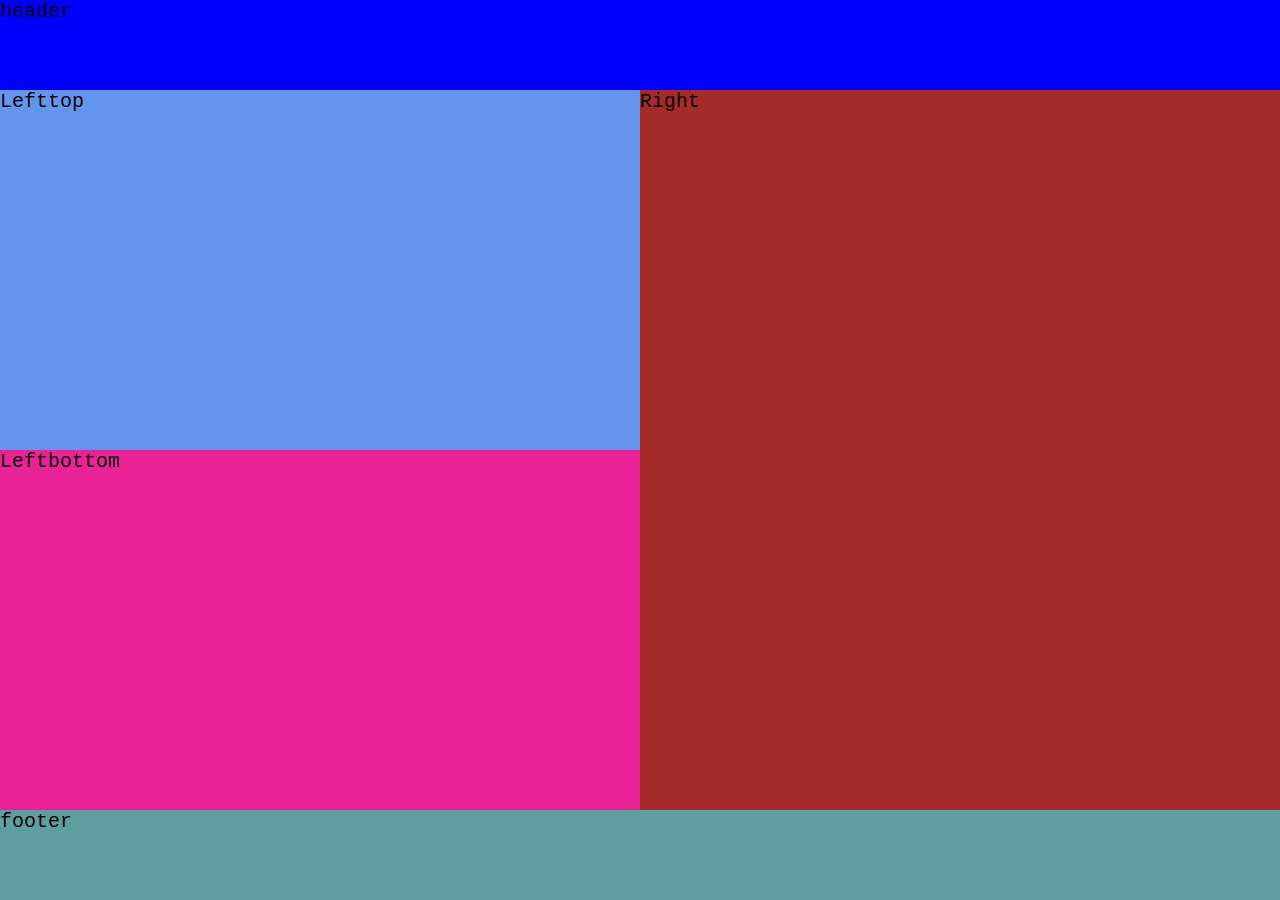
<file: Extra self project (html & css)/Grid.html>
<!DOCTYPE html>
<html lang="en">

<head>
    <meta charset="UTF-8">
    <meta name="viewport" content="width=device-width, initial-scale=1.0">
    <title>Document</title>
    <link rel="stylesheet" href="Grid.css">
</head>

<body>
    <main>

    <div class="header">header</div>

      <div class="lefttop">Lefttop</div>
       <div class="leftbottom">Leftbottom</div>
     
      <div class="right">Right</div>
   

    <footer>footer</footer>

    </main>
</body>

</html>
</file>
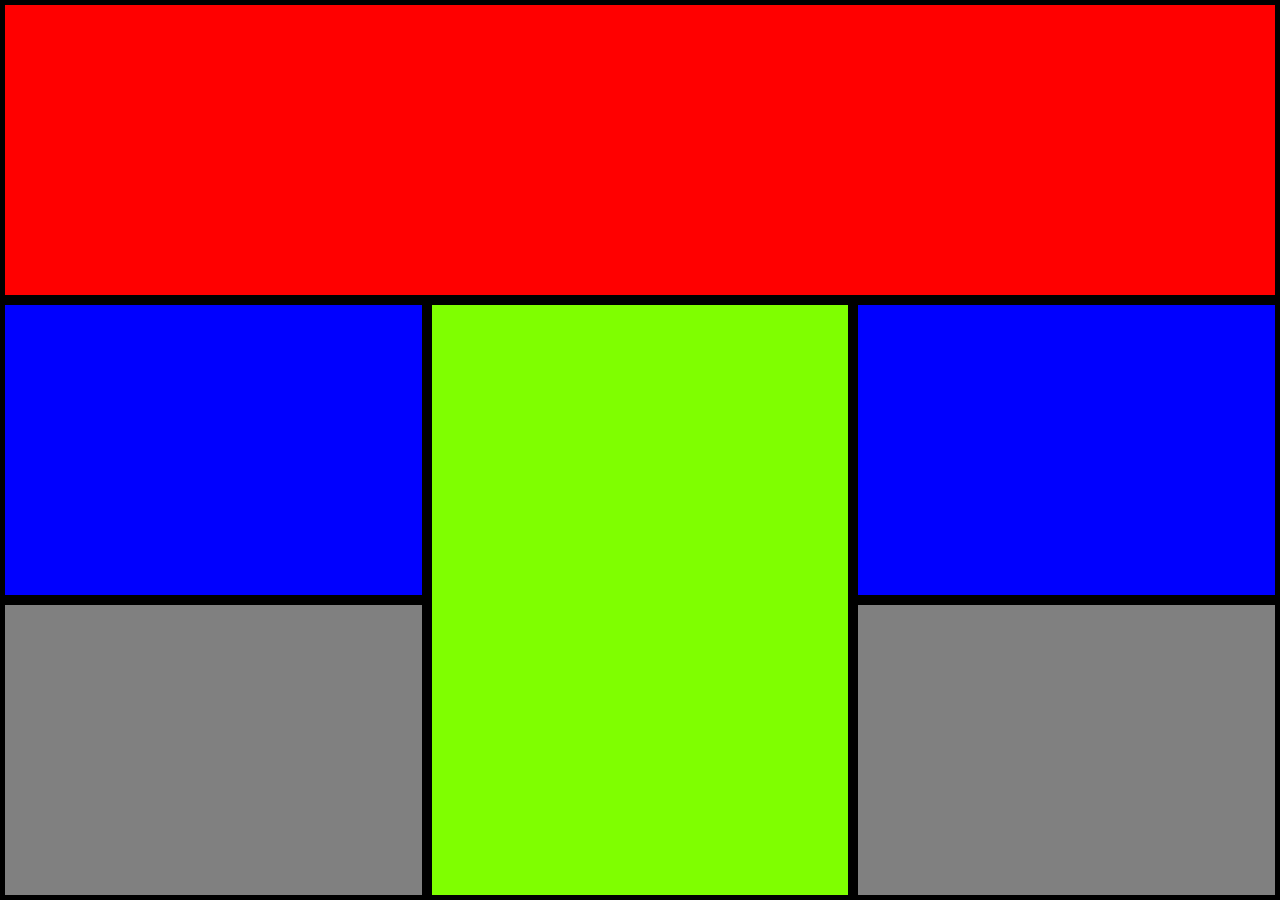
<file: Extra self project (html & css)/grid2.html>
<!DOCTYPE html>
<html lang="en">
<head>
    <meta charset="UTF-8">
    <meta name="viewport" content="width=device-width, initial-scale=1.0">
    <title>Document</title>
    <link rel="stylesheet" href="gride2.css">
</head>
<body>
    <main>
        <div class="top-center"></div>
        <div class="left-center"></div>
        <div class="left-bottom"></div>
        <div class="center-bottom"></div>
        <div class="right-center"></div>
        <div class="right-bottom"></div>
    </main>
</body>
</html>
</file>
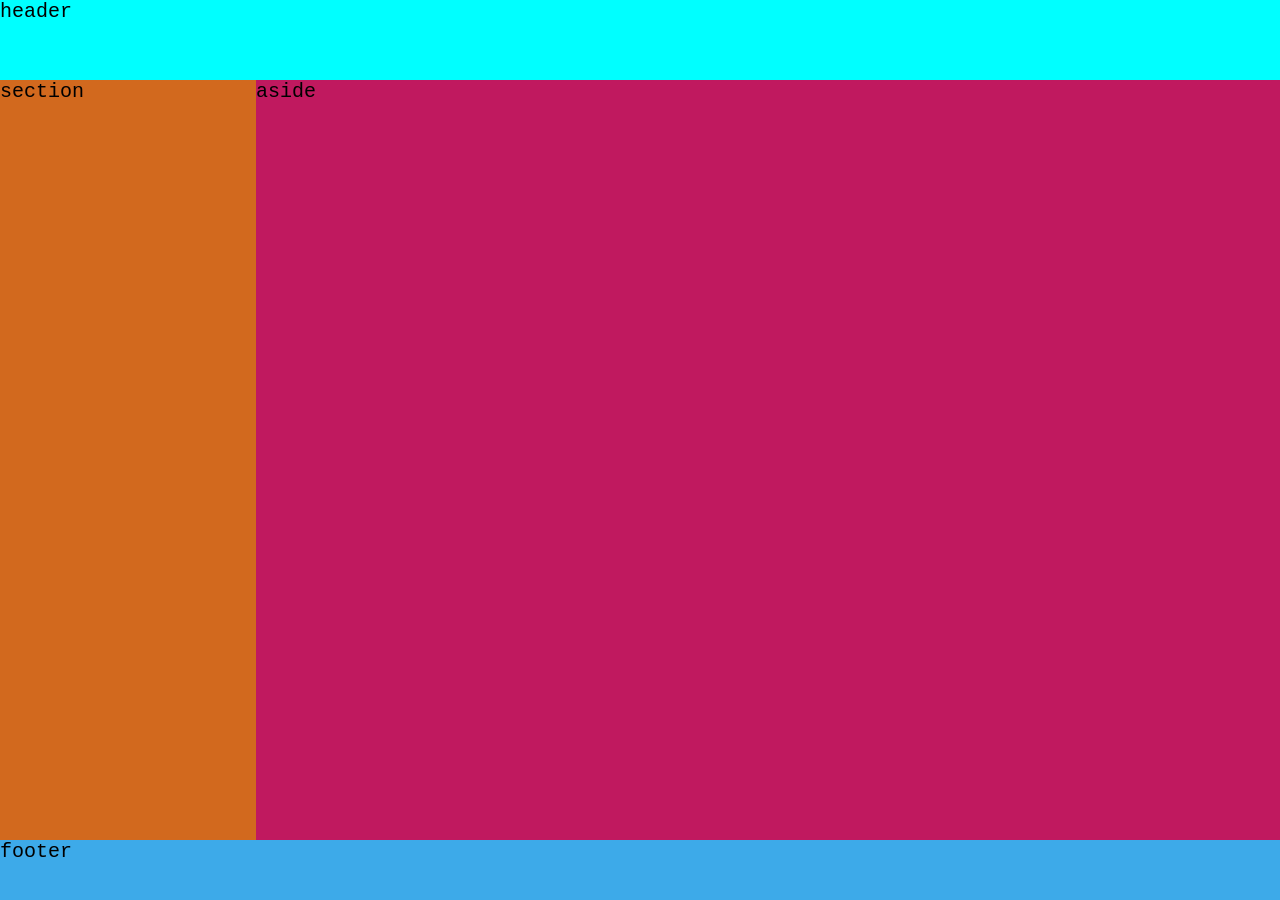
<file: Extra self project (html & css)/gridlayout.html>
<!DOCTYPE html>
<html lang="en">
<head>
    <meta charset="UTF-8">
    <meta name="viewport" content="width=device-width, initial-scale=1.0">
    <title>Document</title>
    <link rel="stylesheet" href="gridlayout.css">

</head>
<body>
    <main>
        <header>header</header>
        <section>section</section>
        <aside>aside</aside>
        <footer>footer</footer>
    </main>
</body>
</html>
</file>
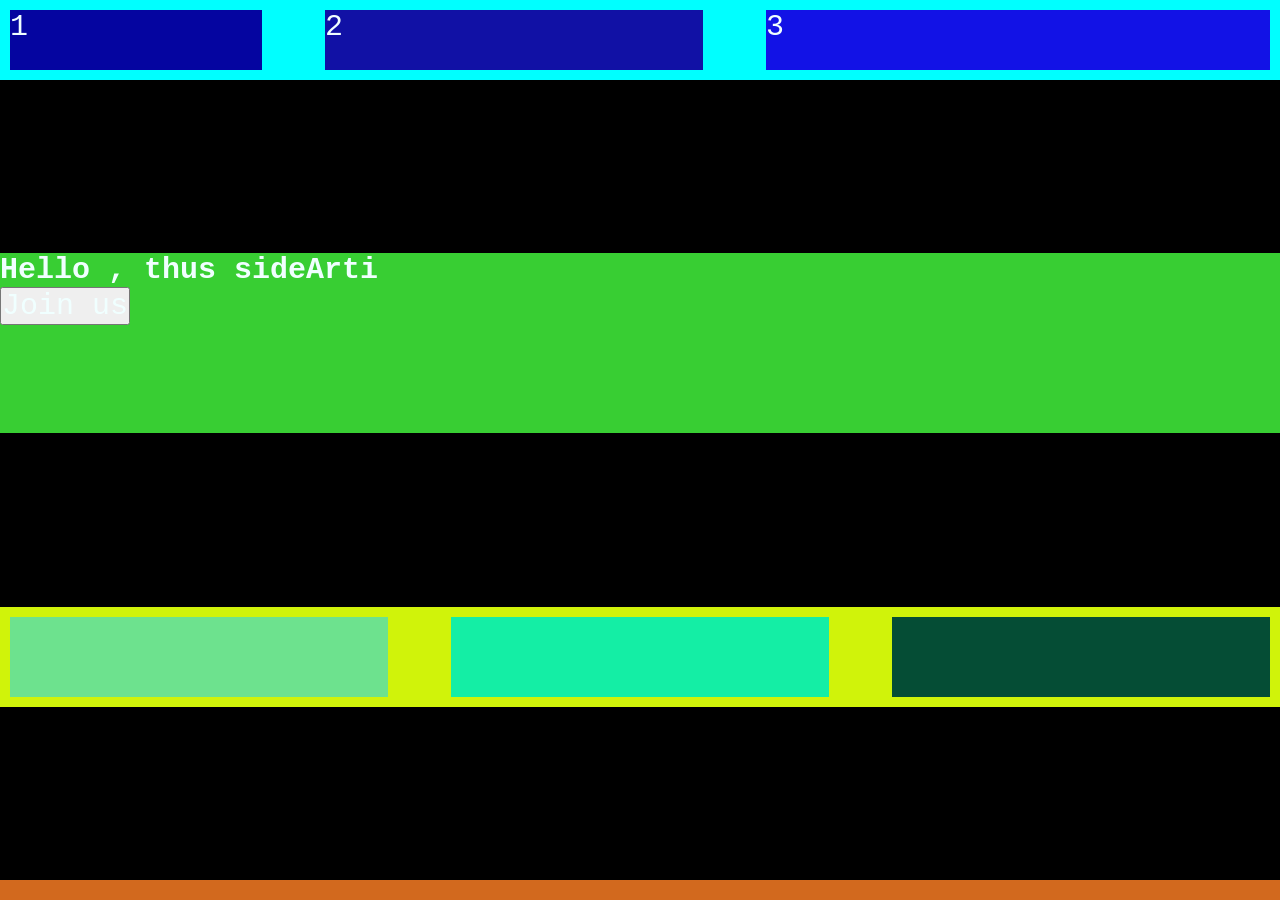
<file: Extra self project (html & css)/layout.html>
<!DOCTYPE html>
<html lang="en">

<head>
    <meta charset="UTF-8">
    <meta name="viewport" content="width=device-width, initial-scale=1.0">
    <title>Document</title>
    <link rel="stylesheet" href="layout.css">
</head>

<body>
    <div id="main">
        <div id="nav">
            <div class="part1">1</div>
            <div class="part2">2</div>
            <div class="part3">3</div>
        </div>
        <div id="center">
            <div class="center-text">
                <h1>Hello , thus side<b>Arti</b></h1>
                <button>Join us</button>
            </div>
        </div>
        <div id="bottom">
            <div class="btm1"></div>
            <div class="btm2"></div>
            <div class="btm3"></div>
        </div>
        <div id="footer">
        </div>
    </div>
</body>

</html>
</file>
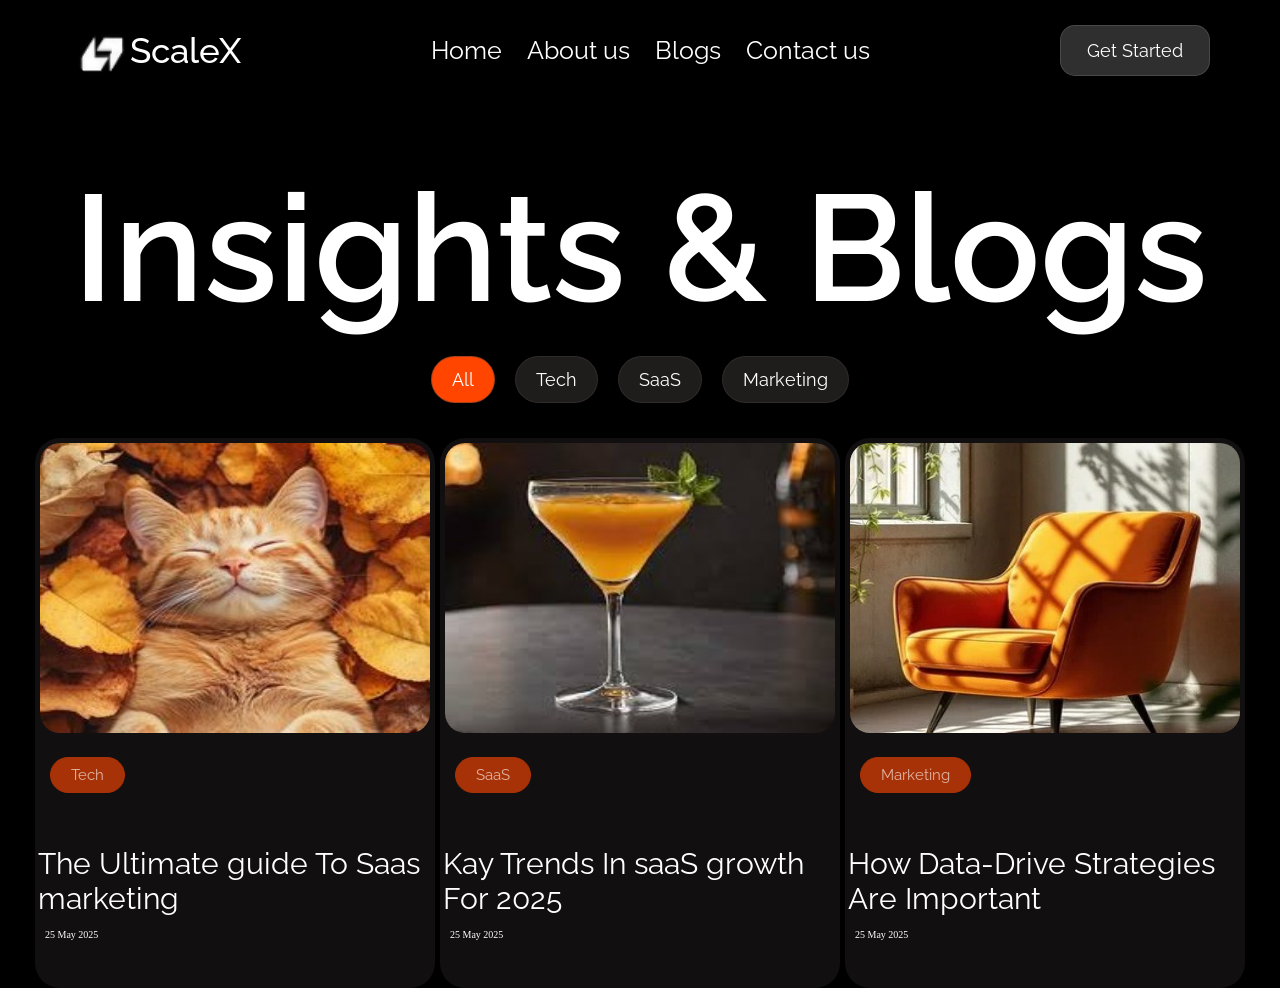
<file: HTML & css assignment/webpages/webpage1/ass1.html>
<!DOCTYPE html>
<html lang="en">

<head>
    <meta charset="UTF-8">
    <meta name="viewport" content="width=device-width, initial-scale=1.0">
    <title>Document</title>
    <link rel="stylesheet" href="ass1.css">
    <link rel="preconnect" href="https://fonts.googleapis.com">
    <link rel="preconnect" href="https://fonts.gstatic.com" crossorigin>
    <link href="https://fonts.googleapis.com/css2?family=Raleway:ital,wght@0,100..900;1,100..900&display=swap"
        rel="stylesheet">
</head>

<body>
    <main>
        <nav>
            <div class="logo"><img src="./image.png" alt="">
                <a href="">ScaleX</a>
            </div>
            <div class="nav-link">
                <ul><a href="#">Home</a></ul>
                <ul><a href="#">About us</a></ul>
                <ul><a href="#"> Blogs</a></ul>
                <ul><a href="#">Contact us</a></ul>
            </div>
            <button>Get Started</button>
        </nav>

        <section class="center">
            <div id="heading">
                <h1>Insights & Blogs</h1>
            </div>
            <div id="btn">
                <button class="all">All</button>
                <button>Tech</button>
                <button>SaaS</button>
                <button>Marketing</button>
            </div>
        </section>
        <section id="btm">
            <div class="b1">
                <img src="./cat.jpg">
                <button id="bun">Tech</button>
                <article><br>The Ultimate guide To Saas marketing</article>
                <p> 25 May 2025</p>
            </div>
            <div class="b2">
                <img src="./chocktailpic.jpg">
                <button id="bun">SaaS</button>
                <article><br>Kay Trends In saaS growth For 2025</article>
                <p> 25 May 2025</p>
            </div>
            <div class="b3">
                <img src="./sunlit-orange-chair-stockcake.jpg">
                <button id="bun">Marketing</button>
                <article><br>How Data-Drive Strategies Are Important</article>
                <p> 25 May 2025</p>
            </div>
        </section>

    </main>

</body>

</html>
</file>
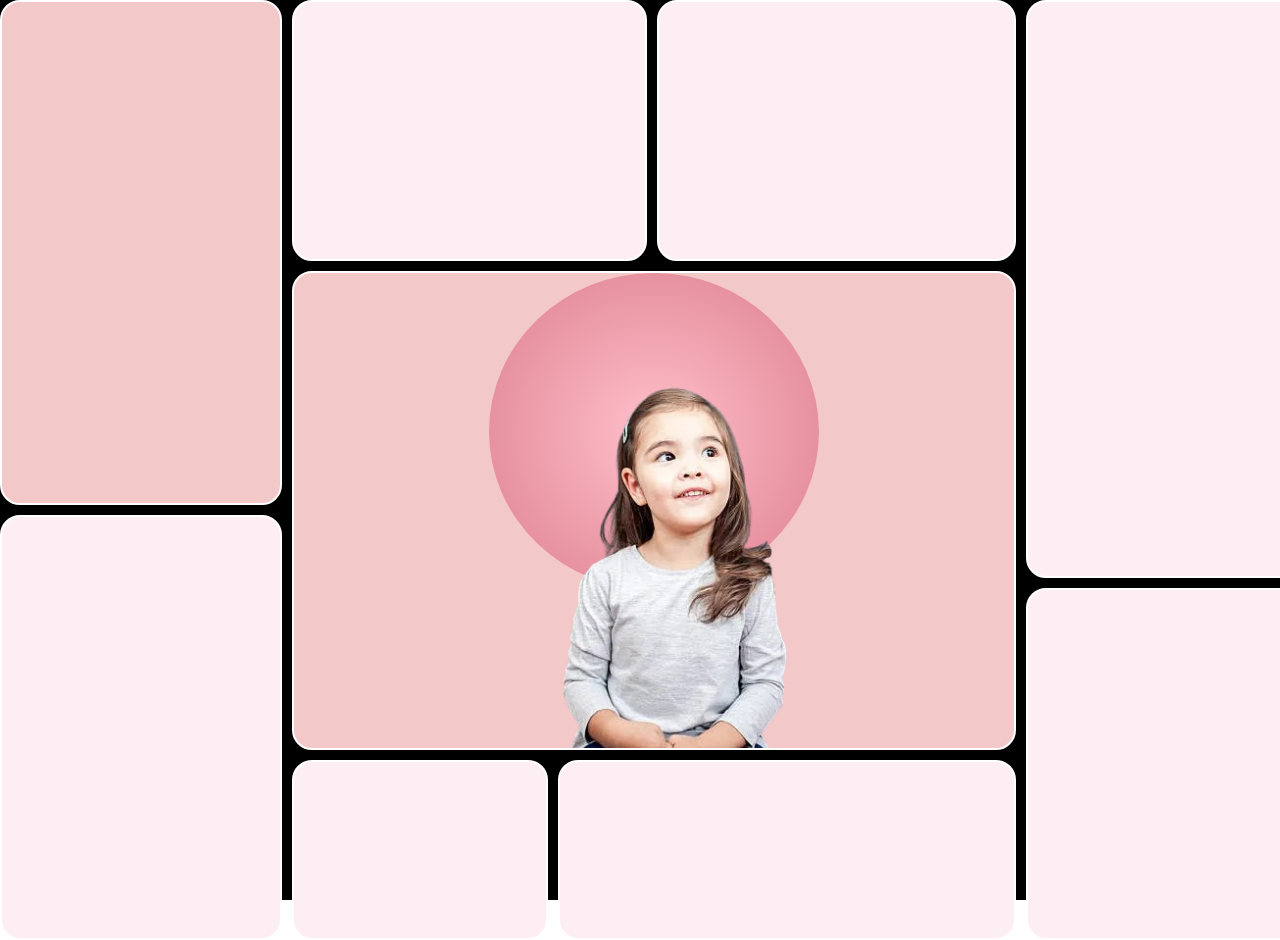
<file: HTML & css assignment/webpages/webpage1/gridlayoutass.html>
<!DOCTYPE html>
<html lang="en">

<head>
    <meta charset="UTF-8">
    <meta name="viewport" content="width=device-width, initial-scale=1.0">
    <title>Document</title>
    <link rel="stylesheet" href="gridlayoutass.css">
</head>

<body>
    <main>
        <div class="left-top"></div>
        <div class="left-bottom"></div>

        <div class="top-center1"></div>
        <div class="top-center2"></div>

        <div class="center">
            <div class="circle">
            <img src="./girlimg.png" alt="gitl img">
            </div>
        </div>

        <div class="bottom-center1"></div>
        <div class="bottom-center2"></div>

        <div class="right-top"></div>
        <div class="right-bottom"></div>
    </main>
</body>

</html>
</file>
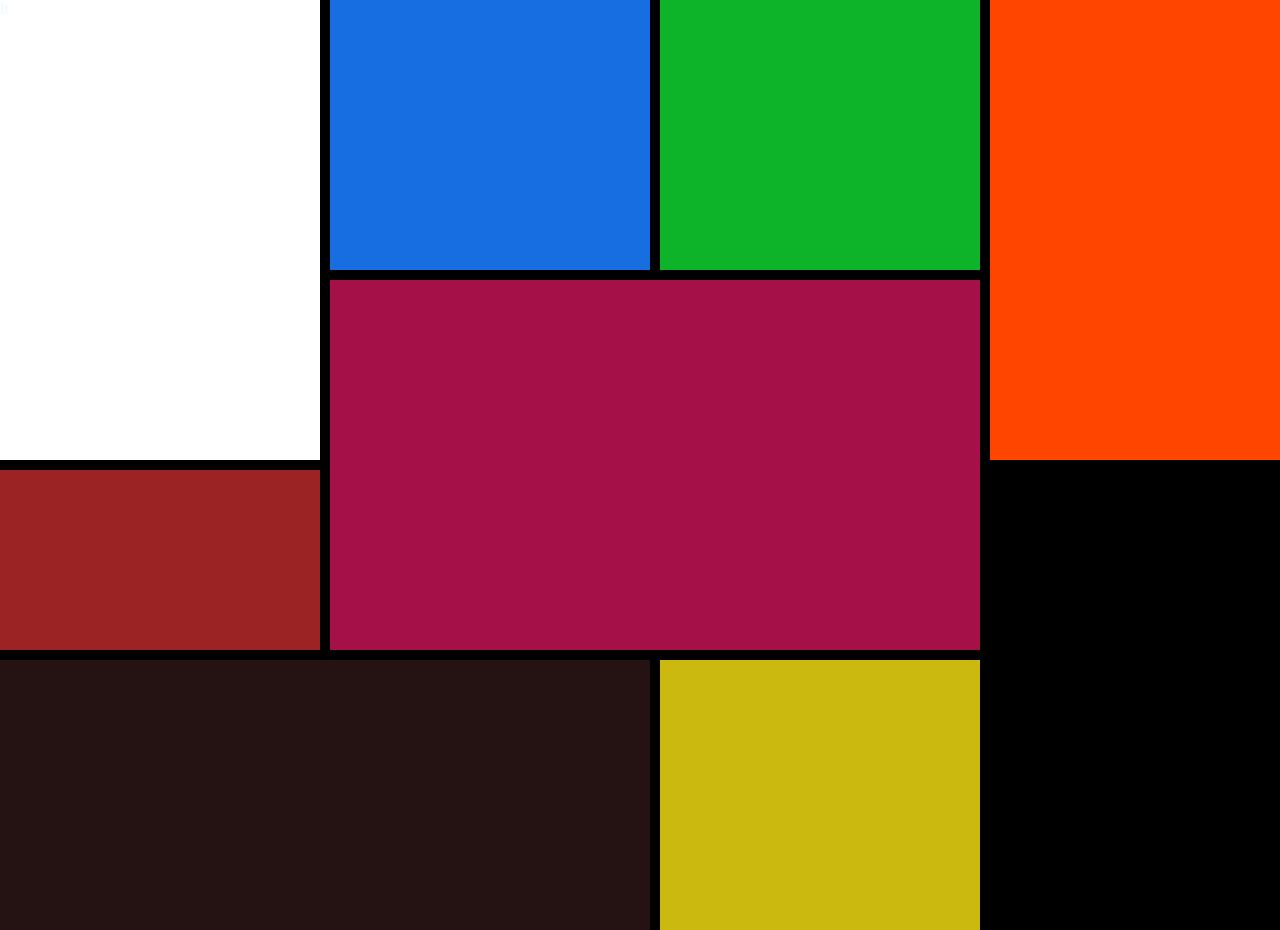
<file: HTML & css assignment/webpages/webpage1/gridprac.html>
<!DOCTYPE html>
<html lang="en">
<head>
    <meta charset="UTF-8">
    <meta name="viewport" content="width=device-width, initial-scale=1.0">
    <title>Document</title>
    <link rel="stylesheet" href="gridprac.css">
</head>
<body>
    <main>
        <div class="left-top">lt</div>
        <div class="left-center"></div>
        <div class="left-bottom"></div>

        <div class="center-top1"></div>
        <div class="center-top2"></div>

        <div class="center"></div>

        <div class="center-bottom2"></div>

        <div class="right-top"></div>
        <div class="right-bottom"></div>

    </main>
    
</body>
</html>
</file>
<file: Extra self project (html & css)/Grid.css>
* {
    margin: 0;
    padding: 0;
    box-sizing: border-box;
    font-family: 'Courier New', Courier, monospace;
    color: rgb(0, 0, 0);
    font-size: 20px;

}

html,
body {
    height: 100%;
    width: 100%;
}
main{
    height: 100%;
    width: 100%;
    background-color: rgb(255, 255, 255);
    display: grid;
    grid-template-columns: 50% 50%;
    grid-template-rows: 10% 40% 40% 10%;
}
.header{
    background-color: blue;
    grid-column-start: 1;
    grid-column-end: 3;
}
/* section{
    background-color: rgb(219, 223, 19);
} */

.lefttop{
    /* height: 100%;
    width:100%; */
    background-color: cornflowerblue;
    grid-column: 1/2;

}
.leftbottom{
    grid-column:1/2;
    background-color: rgb(233, 35, 150);

}
.right{
    height: 100%;
    width:100%;
    background-color: brown;
    grid-column:2/3;
    grid-row:2/4;
}
footer{
    background-color: cadetblue;
    grid-column-start: 1;
    grid-column-end: 3;
}
</file>
<file: Extra self project (html & css)/gride2.css>
* {
    margin: 0;
    padding: 0;
    box-sizing: border-box;
    font-family: 'Courier New', Courier, monospace;
    color: rgb(0, 0, 0);
    font-size: 20px;

}

html,
body {
    height: 100%;
    width: 100%;
}
main{
    height: 100%;
    width:100%;
    background-color: black;
    display:grid;
    grid-template-columns: 1fr 1fr 1fr;
    grid-template-rows:1fr 1fr 1fr;
    padding:5px;
    row-gap:10px;
    column-gap: 10px;

    grid-template-areas:
    "top-center top-center top-center"
    "left-center center-bottom right-center"
    "left-bottom center-bottom right-bottom"
    ;
}
.top-center{
    background-color: red;
    grid-area: top-center;
}
.left-center{
    background-color: blue;
    grid-area: left-center;
}
.left-bottom{
    background-color:gray;
    grid-area: left-bottom;
}
.center-bottom{
    background-color: chartreuse;
    grid-area: center-bottom;
}
.right-center{
    background-color: blue;
    grid-area: right-center;
}
.right-bottom{
    background-color:gray;
    grid-area:right-bottom;
}
</file>
<file: Extra self project (html & css)/gridlayout.css>
* {
    margin: 0;
    padding: 0;
    box-sizing: border-box;
    font-family: 'Courier New', Courier, monospace;
    color: rgb(0, 0, 0);
    font-size: 20px;

}

html,
body {
    height: 100%;
    width: 100%;
}
main{
    height: 100%;
    width: 100%;
    background-color: black;
    /* border-radius: 12px;border: white ; */
    display: grid;
    grid-template-columns: 20% 80%;
    grid-template-rows: 80px calc(100% - 70px - 70px) ;
    /* row-gap: 10px;
    column-gap: 10px; */
    

    /* grid-template-areas: 
    "header header header"
    "aside section section"
    "footer footer footer"
    ; */
    
}
header{
    background-color: aqua;
    /* grid-area: header; */
    grid-column: 1/3;
    /* grid-row: 1/2; */
}
section{
    background-color:chocolate;
    /* grid-area:section; */
    /* grid-column:2/3; */
    grid-row: 2/3;
}
aside{
    background-color:rgb(192, 25, 95);
    /* grid-area:aside; */
    grid-column:2/3 ;
    /* grid-row: 1/2; */

}
footer{
    background-color: rgb(61, 170, 233);
    /* grid-area:footer; */
    grid-column: 1/3;
    /* grid-row: 0/3; */
}
</file>
<file: Extra self project (html & css)/layout.css>
* {
    margin: 0;
    padding: 0;
    box-sizing: border-box;
    font-family: 'Courier New', Courier, monospace;
    color: azure;
    font-size: 30px;

}

html,
body {
    height: 100%;
    width: 100%;
}

#main {
    height: 100%;
    width: 100%;
    background-color: black;
    display: flex;
    justify-content: space-between;
    align-items: center;
    flex-direction: column;

}

#nav {
    height: 80px;
    width: 100%;
    background-color: aqua;
    display: flex;
    align-items: center;
    justify-content: space-between;
    padding: 10px;
}

.part1 {
    height: 100%;
    width: 20%;
    background-color: rgb(5, 5, 160);
}

.part2 {
    height: 100%;
    width: 30%;
    background-color: rgb(17, 17, 165);
}

.part3 {
    height: 100%;
    width: 40%;
    background-color: rgb(18, 18, 230);
}

#center {
    width: 100%;
    height: 20%;
    background-color: rgb(56, 206, 51);
}

#bottom {
    height: 100px;
    width: 100%;
    background-color: rgb(208, 243, 10);
    align-items: center;
    justify-content: space-between;
    display: flex;
    padding: 10px;
}

.btm1 {
    height: 100%;
    width: 30%;
    background-color: rgb(109, 226, 142);
}

.btm2 {
    height: 100%;
    width: 30%;
    background-color: rgb(20, 238, 165);
}

.btm3 {
    height: 100%;
    width: 30%;
    background-color: rgb(5, 77, 53);
}

#footer {
    height: 20px;
    width: 100%;
    background-color: chocolate;
}
</file>
<file: HTML & css assignment/webpages/webpage1/ass1.css>
* {
    margin: 0;
    padding: 0;
    box-sizing: border-box;
    font-family: "raleway";
    color: white;

}

html,
body {
    height: 100%;
    width: 100%;
    padding: 0px 25px;
    background-color: #000000;
}

main {
    height: 100%;
    width: 100%;
    background-color: black;
}

nav {
    align-items: center;
    justify-content: space-between;
    display: flex;
    padding: 20px;
    overflow: hidden;
}

.nav-link {
    height: 15px;
    align-items: center;
    justify-content: space-around;
    display: flex;
    gap: 25px;
}

.nav-link a {
    text-decoration: none;
    font-size: 25px;
}

nav button {
    padding: 14px 26px;
    background-color: #66666675;
    border-radius: 15px;
    border: 1px solid #66666675;
    font-size: 18px;
    font-weight: 400;
    font-family: raleway;

}

.logo img {
    height: 60px;
    width: 60px;
}

.logo a {
    font-size: 35px;
    font-family: raleway;
    font-weight: 500;
    text-decoration: none;

}

.logo {
    display: flex;
    align-items: center;
    justify-content: space-around;
}

.cl3 {
    font-family: 'Gill Sans', 'Gill Sans MT', Calibri, 'Trebuchet MS', sans-serif;
}

h1 {
    font-size: 150px;
    font-family: raleway;
    font-weight: 600;
    text-align: center;
    background-color: rgb(0, 0, 0);
    margin-top: 60px;
    margin-bottom: 20px;
}

#btn {
    align-items: center;
    gap: 20px;
    display: flex;
    justify-content: center;
}

#btn button {
    background-color: #443d3d75;
    padding: 12px 20px;
    font-family: raleway;
    border-radius: 35px;
    margin-bottom: 40px;
    border: 1px solid #443d3d75;
    font-size: 18px;
}

#btm {
    height: 500px;
    background-color: rgb(0, 0, 0);
    align-items: center;
    justify-content: center;
    display: flex;
    gap: 5px;
    margin-top: 20px;


}

.all {
    background-color: orangered !important;
}

.b1 {
    height: 550px;
    width: 400px;
    background-color: rgba(44, 38, 38, 0.397);
    border-radius: 25px;
}

.b2 {
    height: 550px;
    width: 400px;
    background-color: rgba(44, 38, 38, 0.397);
    border-radius: 25px;

}

.b3 {
    height: 550px;
    width: 400px;
    background-color: rgba(44, 38, 38, 0.397);
    border-radius: 25px;

}

img {
    height: 300px;
    width: 400px;
    align-content: center;
    border-radius: 25px;
    padding: 5px;

}

#bun {
    padding: 8px 20px;
    color: rgb(224, 178, 161);
    background-color: rgb(168, 50, 7);
    border-radius: 35px;
    border: 1px solid rgb(168, 50, 7);
    font-size: 15px;
    margin: 15px;
}

article {
    padding: 3px;
    font-size: 30px;
    font-weight: 400;
    text-align: left;
    font-family: raleway;
    margin: 0px;
}

p {
    text-align: left;
    font-size: 10px;
    margin: 10px;
    font-family: serif;
}
</file>
<file: HTML & css assignment/webpages/webpage1/gridlayoutass.css>
* {
    margin: 0;
    padding: 0;
    box-sizing: border-box;
    font-family: 'Courier New', Courier, monospace;
    color: azure;
    font-size: 30px;
}

html,
body {
    height: 100%;
    width: 100%;
}

main {
    height: 100%;
    width: 100%;
    background-color: black;
    display: grid;

    grid-template-columns: 22% 20% 7% 28% 23%;
    grid-template-rows: 29% 26% 7% 18% 20%;
    gap:10px;
    

    grid-template-areas:
        "left-top top-center1 top-center1 top-center2 right-top"
        " left-top center center center right-top "
        " left-bottom center center center right-top "
        " left-bottom center center center right-bottom "
        " left-bottom bottom-center1 bottom-center2 bottom-center2 right-bottom "
    ;

}

.left-top { 
    background-color: #f3c8c8;
    border: 2px solid white;
    grid-area: left-top;
    border-radius: 20px;
}

.left-bottom {
    background-color: #fdeef4;
    border: 2px solid white;
    grid-area: left-bottom;
    border-radius: 20px;
}

.top-center1 {
    background-color: #fdeef4;
    border: 2px solid white;
    grid-area: top-center1;
    border-radius: 20px;
}

.top-center2 {
    background-color: #fdeef4;
    border: 2px solid white;
    grid-area: top-center2;
    border-radius: 20px;
}

.center {
    grid-area: center;
    background-color: #f3c8c8;
    border: 2px solid white;
    border-radius: 20px;
    display: flex;
    justify-content: center;
    position:relative;

}

.circle {
    grid-area: center;
    height: 317px;
    width: 330px;
    background: radial-gradient(pink, rgb(221, 126, 141));
    border-radius: 50%;
}
.center img{
    position:absolute;
    bottom: 0;
    height: 400px;
}

.bottom-center1 {
    background-color: #fdeef4;
    border: 2px solid white;
    grid-area: bottom-center1;
    border-radius: 20px;
}

.bottom-center2 {
    background-color: #fdeef4;
    grid-area: bottom-center2;
    border: 2px solid white;
    border-radius: 20px;
}

.right-top {
    background-color: #fdeef4;
    border: 2px solid white;
    grid-area: right-top;
    border-radius: 20px;
}

.right-bottom {
    background-color: #fdeef4;
    border: 2px solid white;
    grid-area: right-bottom;
    border-radius: 20px;
}
</file>
<file: HTML & css assignment/webpages/webpage1/gridprac.css>
*{
    margin: 0 ;
    padding: 0 ;
    box-sizing: border-box;
    color: aliceblue;
    font-family: raleway;
}
html,
body{
    height: 100%;
    font-weight: 100%;
    background-color: black;
}
main{
    gap: 10px;
    height: 100%;
    width: 100%;
    background-color: black;
    display: grid;
    grid-template-columns: 25% 25% 25% 25%;
    grid-template-rows: 30% 20% 20% 30%;

    grid-template-areas: 
    " left-top center-top1 center-top2 right-top "
    " left-top center center right-top "
    " left-center center center right-bottom"
    " left-bottom left-bottom center-bottom2 right-bottom "
    
    ;
}
.left-top{
    background-color: #fff;
    grid-area: left-top;
}
.left-center{
    background-color: #9c2323;
    grid-area: left-center;
}
.left-bottom{
    background-color: #251313;
    grid-area: left-bottom;
}
.center-top1{
    background-color: #166ee0;
    grid-area: center-top1;
}
.center-top2{
    background-color: #0db429;
    grid-area: center-top2;
}
.center{
    background-color: #a51049;
    grid-area: center;
}
.center-bottom2{
    background-color: #ccb910;
    grid-area: center-bottom2;
}
.right-top{
    background-color: orangered;
    grid-area: right-top;
}
.right-bottom{
    background-color: black;
    grid-area: right-bottom;
}
</file>
